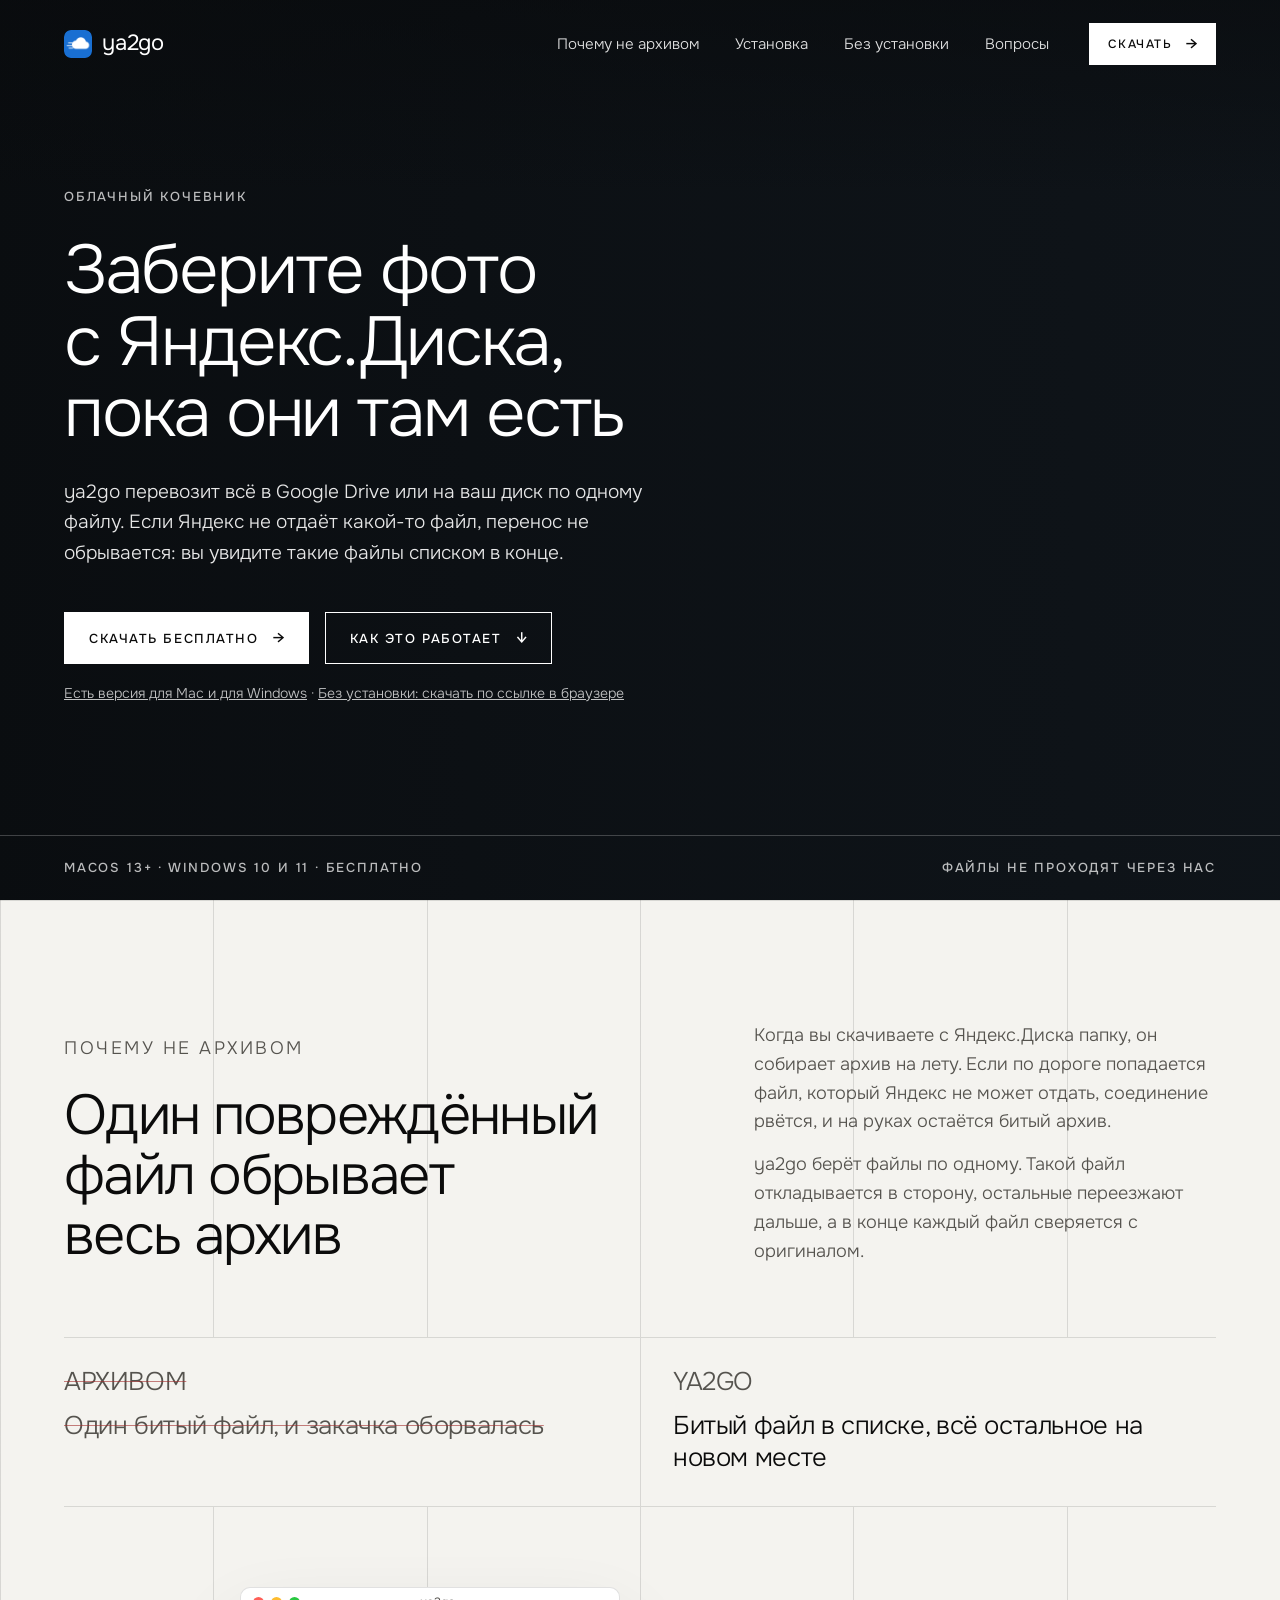
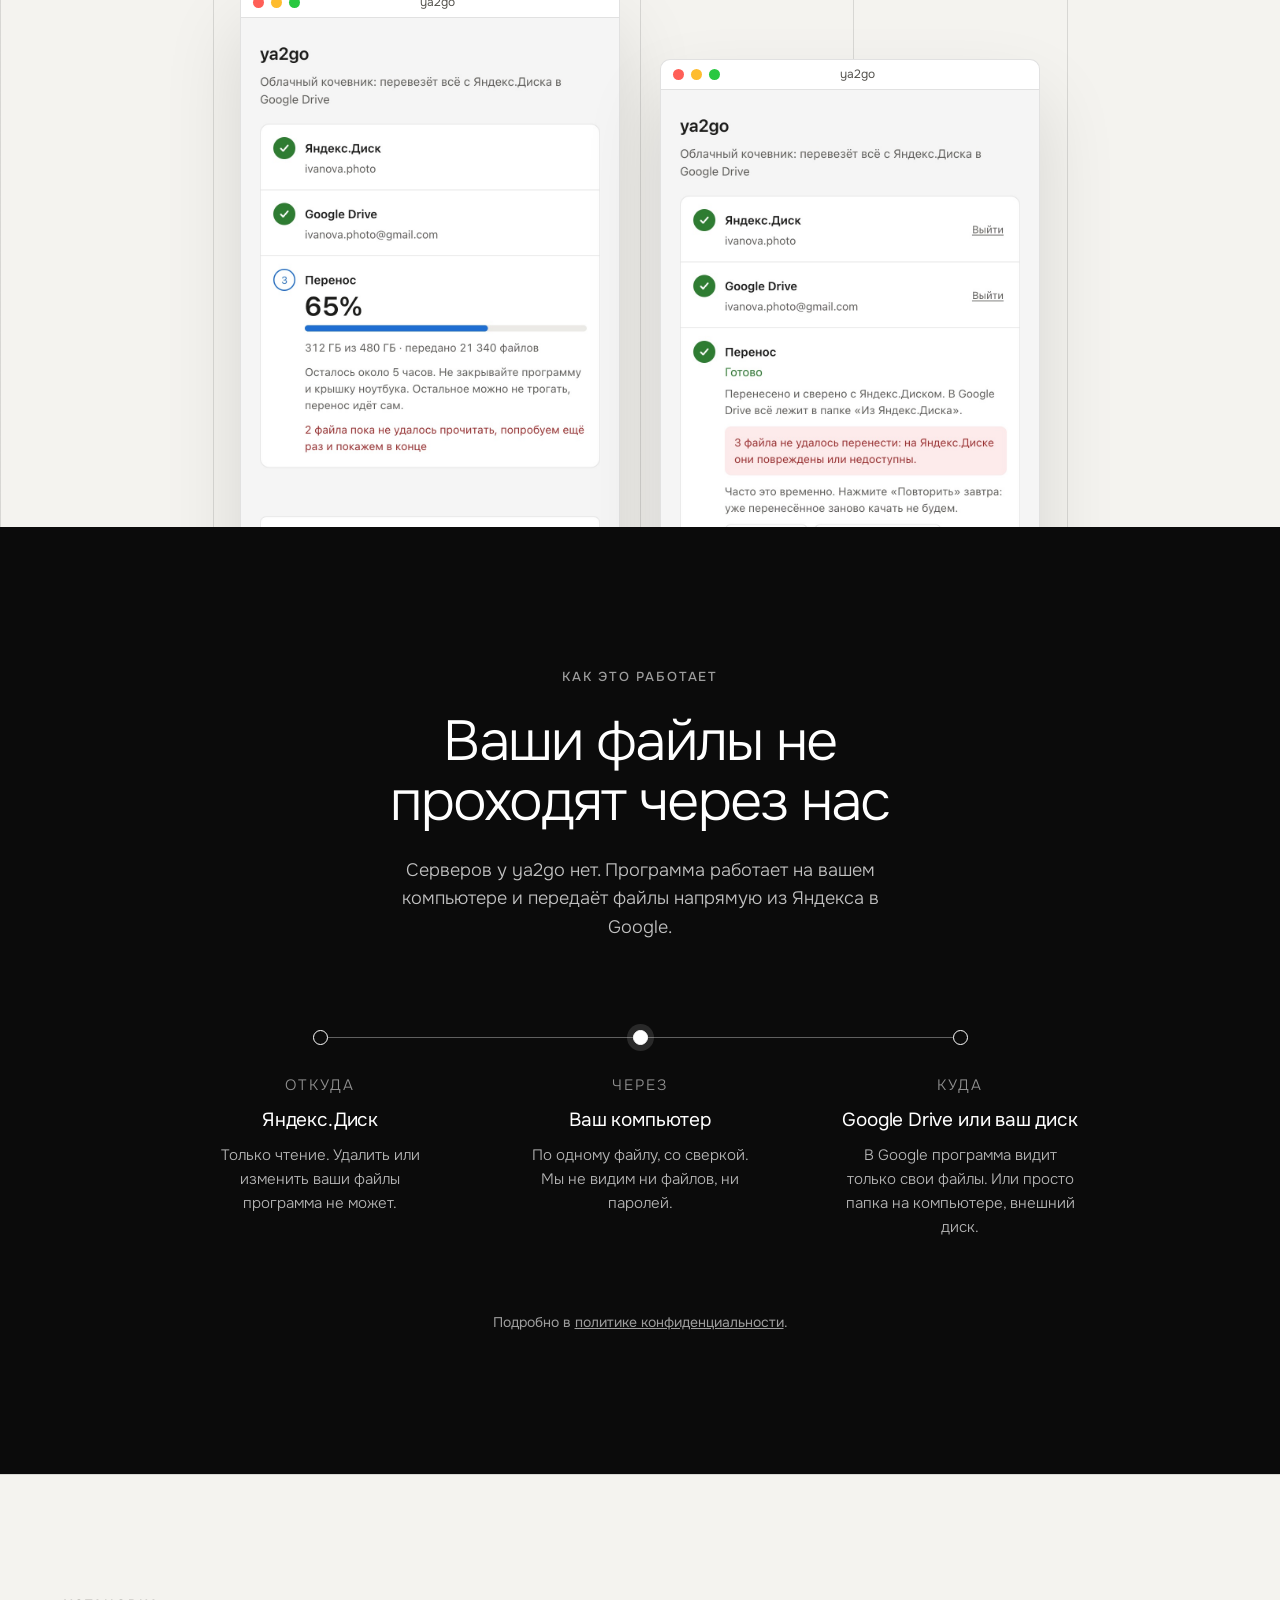
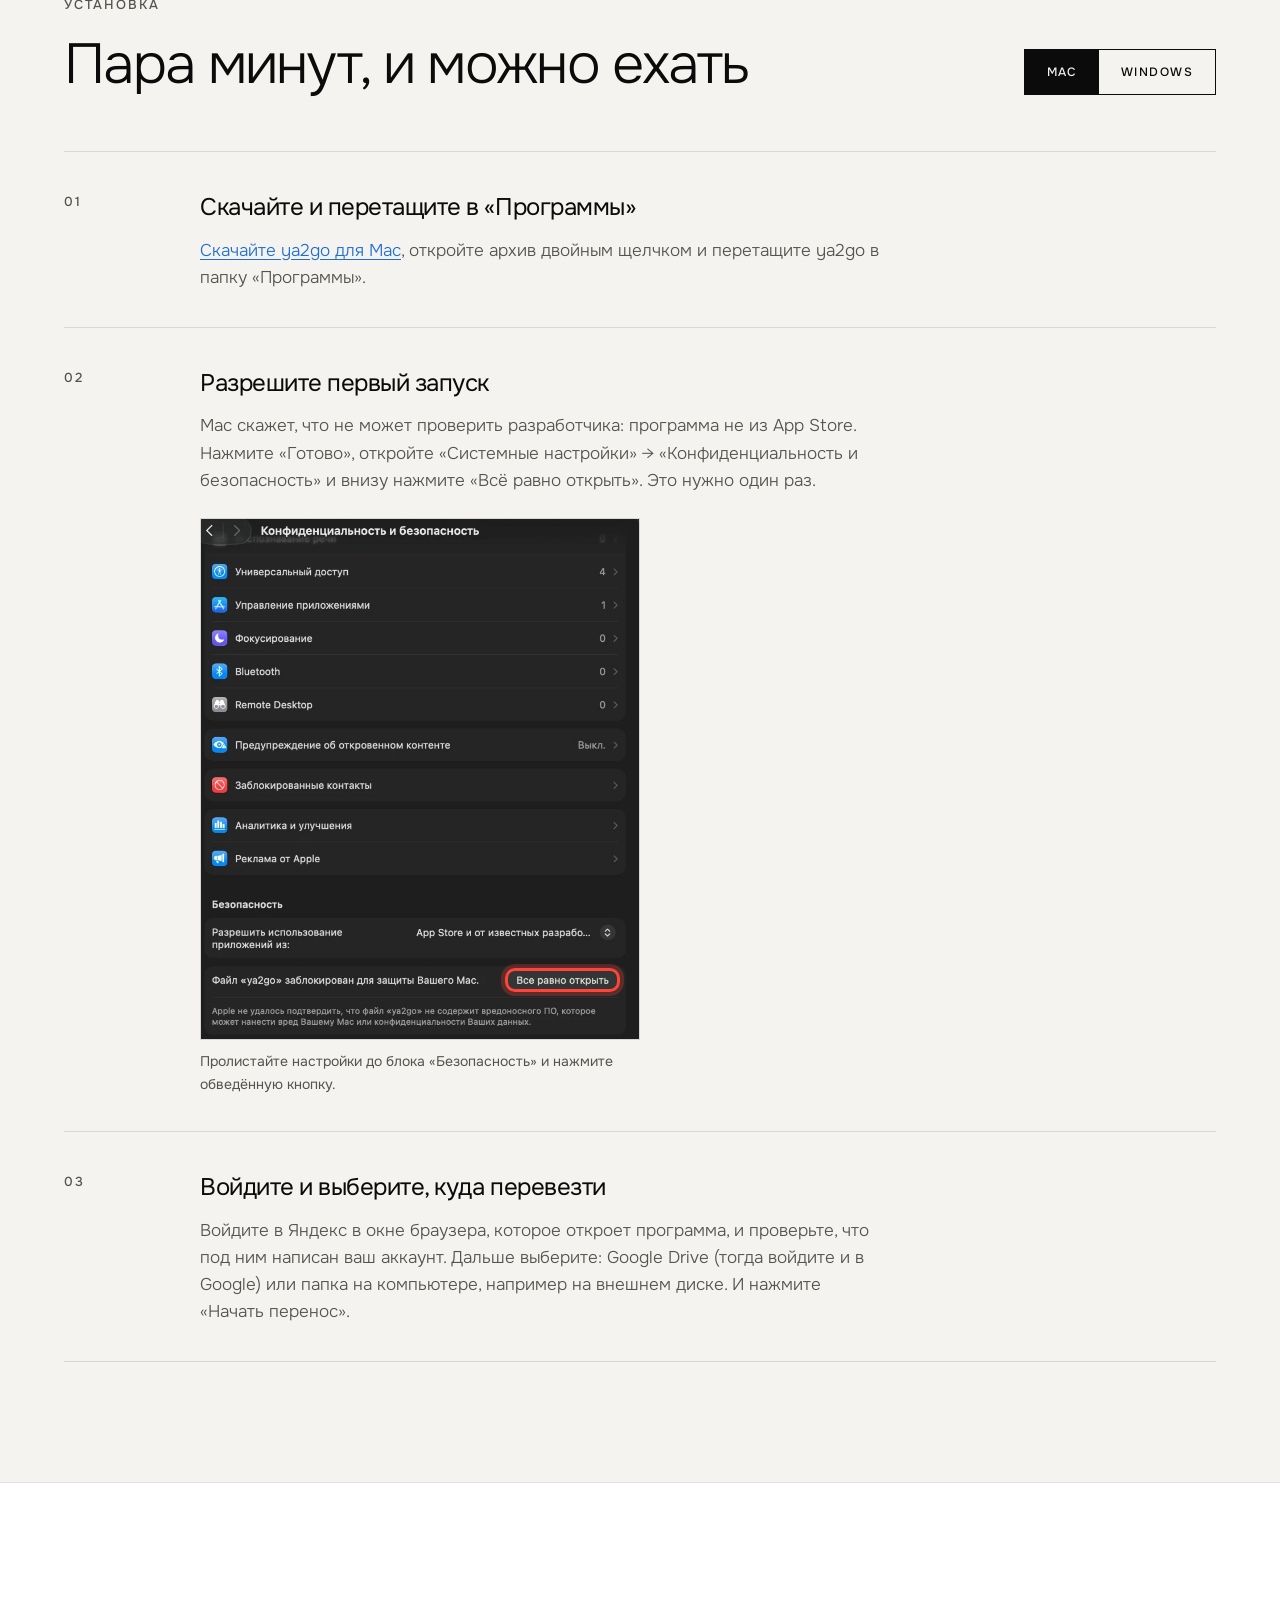
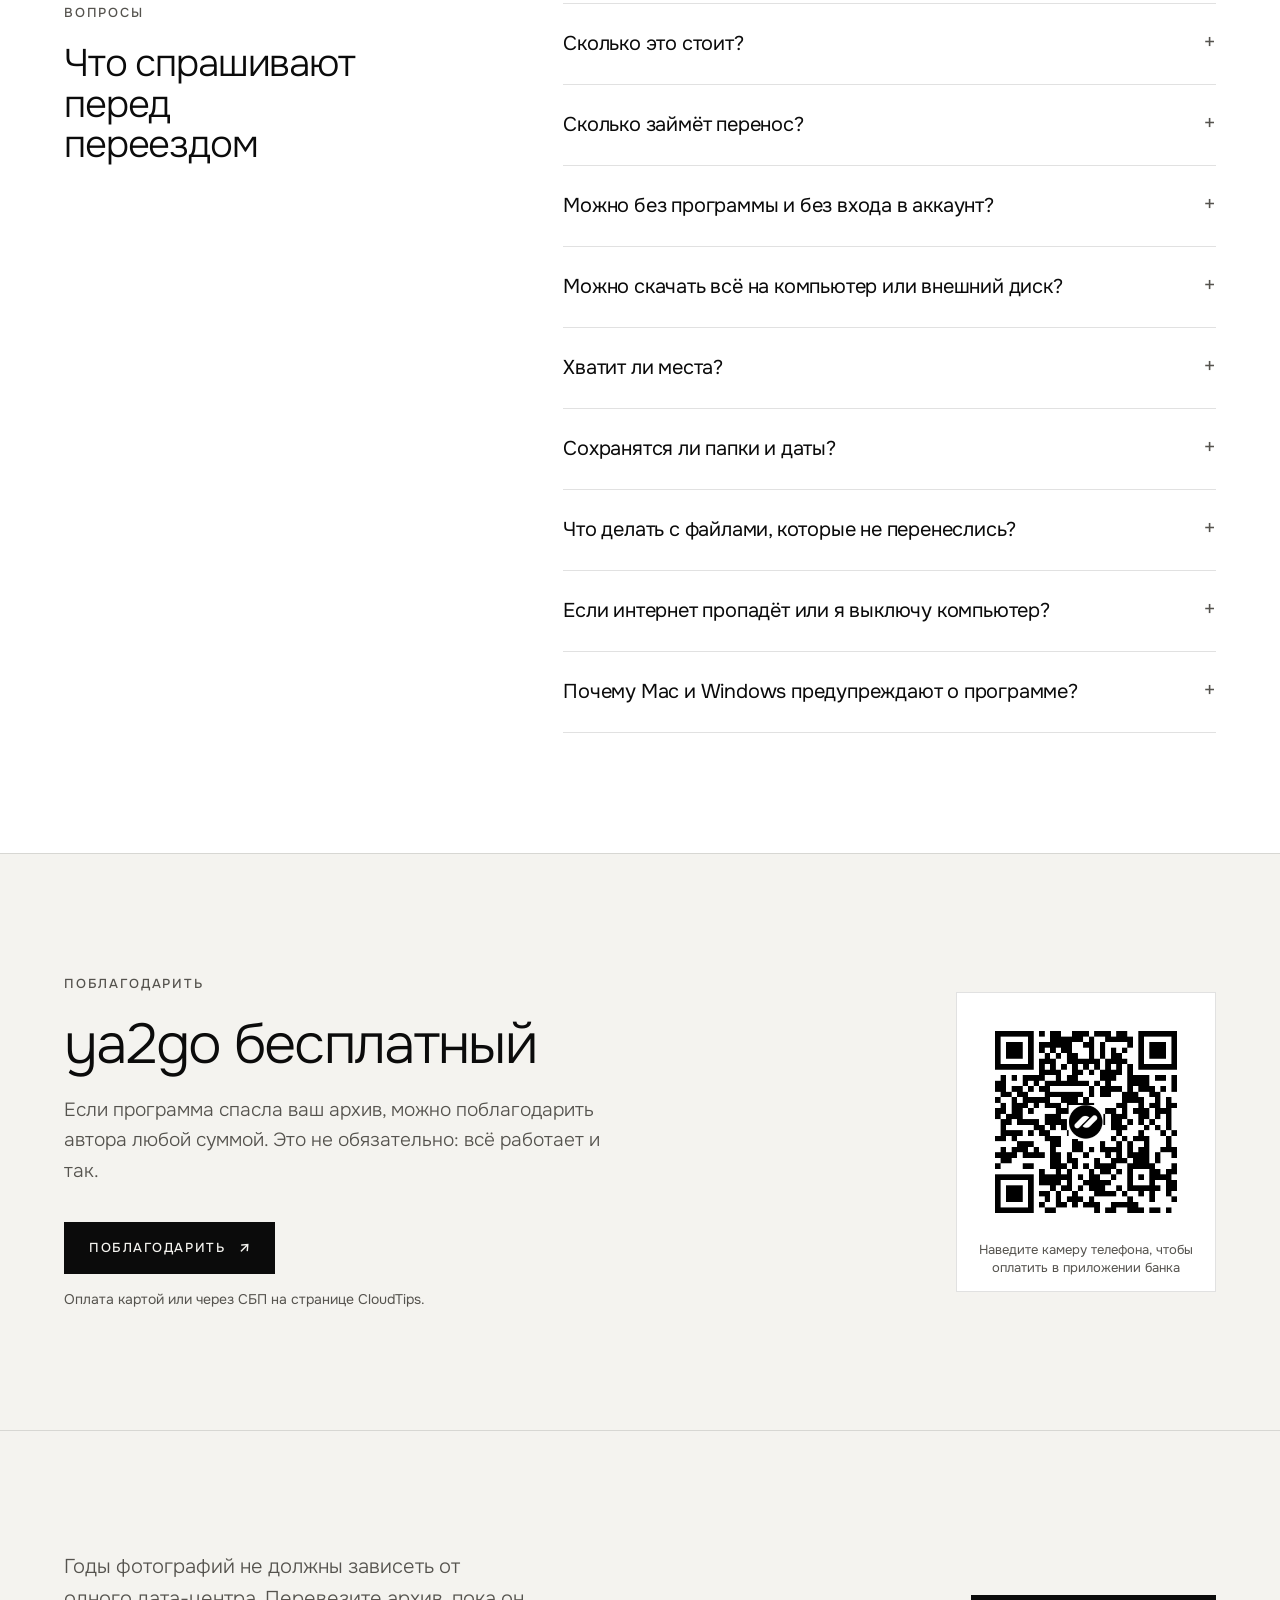
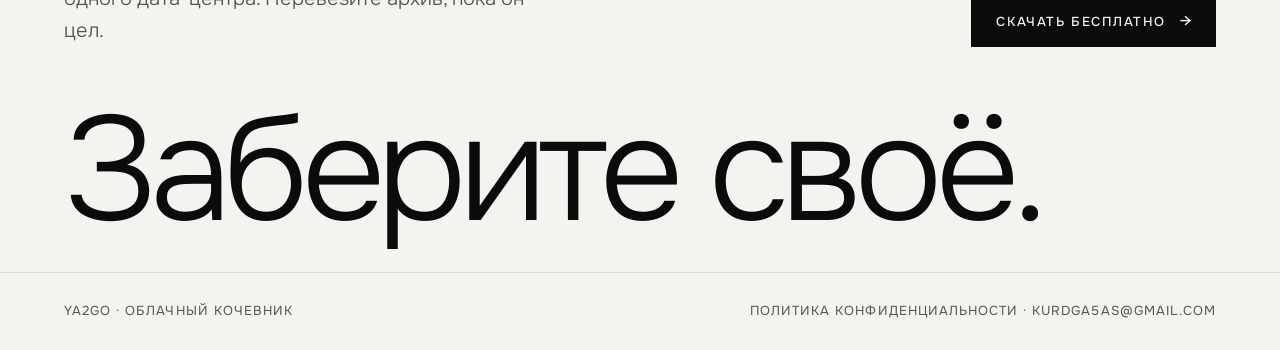
<file: index.html>
<!DOCTYPE html>
<html lang="ru">
<head>
    <meta charset="UTF-8">
    <meta name="viewport" content="width=device-width, initial-scale=1">
    <title>ya2go — перенести фото с Яндекс.Диска в Google Drive</title>
    <meta name="description" content="Программа для Mac и Windows: переносит всё с Яндекс.Диска в Google Drive или на ваш компьютер по одному файлу. Повреждённые файлы не останавливают перенос, в конце вы увидите их списком. Бесплатно.">
    <meta property="og:title" content="ya2go — заберите фото с Яндекс.Диска">
    <meta property="og:description" content="По одному файлу в Google Drive. Битые файлы не останавливают перенос.">
    <meta property="og:image" content="https://ya2go.tech/img/app-progress-light.jpg">
    <meta property="og:url" content="https://ya2go.tech/">
    <link rel="canonical" href="https://ya2go.tech/">
    <link rel="icon" href="logo.png">
    <link rel="preconnect" href="https://fonts.googleapis.com">
    <link rel="preconnect" href="https://fonts.gstatic.com" crossorigin>
    <link rel="stylesheet" href="https://fonts.googleapis.com/css2?family=Onest:wght@300;400;500&display=swap">
    <link rel="stylesheet" href="landing.css?v=20261016224832">
</head>
<body>

<header class="hero" id="top">
    <div class="wrap">
        <nav class="nav" aria-label="Разделы">
            <a class="brand" href="./"><img src="logo.png" alt="">ya2go</a>
            <div class="links">
                <a href="#why">Почему не архивом</a>
                <a href="#install">Установка</a>
                <a href="link.html">Без установки</a>
                <a href="#faq">Вопросы</a>
            </div>
            <a class="btn solid-light sm" data-download data-download-top href="#install">Скачать <span class="arr" aria-hidden="true">→</span></a>
        </nav>
    </div>

    <div class="hero-body">
        <div class="wrap">
            <p class="label">Облачный кочевник</p>
            <h1>Заберите фото с&nbsp;Яндекс.Диска, пока они там есть</h1>
            <p class="sub">ya2go перевозит всё в Google Drive или на ваш диск по одному файлу. Если Яндекс не отдаёт какой-то файл, перенос не обрывается: вы увидите такие файлы списком в конце.</p>
            <div class="get">
                <div class="cta">
                    <a class="btn solid-light" data-download href="https://ya2go.tech/download/ya2go-mac.zip"><span data-download-label>Скачать бесплатно</span> <span class="arr" aria-hidden="true">→</span></a>
                    <a class="btn line-light" href="#route">Как это работает <span class="arr" aria-hidden="true">↓</span></a>
                </div>
                <p class="alt-os"><a data-download-alt href="#install">Есть версия для Mac и для Windows</a> · <a href="link.html">Без установки: скачать по ссылке в браузере</a></p>
            </div>
            <div class="mobile-note" data-mobile-note>
                <p>ya2go работает на компьютере. Откройте эту страницу на Mac или Windows, там будет кнопка скачивания.</p>
                <button class="btn solid-light sm" type="button" data-copy-link>Скопировать ссылку</button>
            </div>
        </div>
    </div>

    <div class="hero-foot">
        <div class="wrap">
            <span class="label">macOS 13+ · Windows 10 и 11 · бесплатно</span>
            <span class="label">Файлы не проходят через нас</span>
        </div>
    </div>
</header>

<main>
    <section class="why grid-bg" id="why">
        <div class="wrap">
            <div class="why-head">
                <div>
                    <p class="label">Почему не архивом</p>
                    <h2>Один повреждённый файл обрывает весь архив</h2>
                </div>
                <div>
                    <p>Когда вы скачиваете с Яндекс.Диска папку, он собирает архив на лету. Если по дороге попадается файл, который Яндекс не может отдать, соединение рвётся, и на руках остаётся битый архив.</p>
                    <p>ya2go берёт файлы по одному. Такой файл откладывается в сторону, остальные переезжают дальше, а в конце каждый файл сверяется с оригиналом.</p>
                </div>
            </div>

            <div class="versus">
                <div class="bad">
                    <p class="label">Архивом</p>
                    <p>Один битый файл, и закачка оборвалась</p>
                </div>
                <div>
                    <p class="label">ya2go</p>
                    <p>Битый файл в списке, всё остальное на новом месте</p>
                </div>
            </div>

            <div class="windows" aria-label="Окна программы ya2go: идёт перенос и итог со списком повреждённых файлов" role="img">
                <div class="window">
                    <div class="bar"><i></i><i></i><i></i><span>ya2go</span></div>
                    <picture>
                        <source srcset="img/app-progress-dark.jpg" media="(prefers-color-scheme: dark)">
                        <img src="img/app-progress-light.jpg" width="480" height="700" alt="" loading="lazy">
                    </picture>
                </div>
                <div class="window">
                    <div class="bar"><i></i><i></i><i></i><span>ya2go</span></div>
                    <picture>
                        <source srcset="img/app-done-dark.jpg" media="(prefers-color-scheme: dark)">
                        <img src="img/app-done-light.jpg" width="480" height="700" alt="" loading="lazy">
                    </picture>
                </div>
            </div>
        </div>
    </section>

    <section class="route" id="route">
        <div class="wrap">
            <p class="label">Как это работает</p>
            <h2>Ваши файлы не проходят через нас</h2>
            <p class="lead">Серверов у ya2go нет. Программа работает на вашем компьютере и передаёт файлы напрямую из Яндекса в Google.</p>
            <ol class="path">
                <li>
                    <span class="dot" aria-hidden="true"></span>
                    <p class="label">Откуда</p>
                    <h3>Яндекс.Диск</h3>
                    <p>Только чтение. Удалить или изменить ваши файлы программа не может.</p>
                </li>
                <li class="me">
                    <span class="dot" aria-hidden="true"></span>
                    <p class="label">Через</p>
                    <h3>Ваш компьютер</h3>
                    <p>По одному файлу, со сверкой. Мы не видим ни файлов, ни паролей.</p>
                </li>
                <li>
                    <span class="dot" aria-hidden="true"></span>
                    <p class="label">Куда</p>
                    <h3>Google Drive или ваш диск</h3>
                    <p>В Google программа видит только свои файлы. Или просто папка на компьютере, внешний диск.</p>
                </li>
            </ol>
            <p class="policy">Подробно в <a href="privacy.html">политике конфиденциальности</a>.</p>
        </div>
    </section>

    <section class="install" id="install">
        <div class="wrap">
            <div class="install-head">
                <div>
                    <p class="label">Установка</p>
                    <h2>Пара минут, и можно ехать</h2>
                </div>
                <div class="seg" role="group" aria-label="Инструкция для системы">
                    <button type="button" id="tab-mac" aria-controls="steps-mac" aria-pressed="true">Mac</button>
                    <button type="button" id="tab-win" aria-controls="steps-win" aria-pressed="false">Windows</button>
                </div>
            </div>

            <ol class="steps" id="steps-mac" aria-label="Установка на Mac">
                <li><div>
                    <h3>Скачайте и перетащите в «Программы»</h3>
                    <p><a href="https://ya2go.tech/download/ya2go-mac.zip">Скачайте ya2go для Mac</a>, откройте архив двойным щелчком и перетащите ya2go в папку «Программы».</p>
                </div></li>
                <li><div>
                    <h3>Разрешите первый запуск</h3>
                    <p>Mac скажет, что не может проверить разработчика: программа не из App Store. Нажмите «Готово», откройте «Системные настройки» → «Конфиденциальность и безопасность» и внизу нажмите «Всё равно открыть». Это нужно один раз.</p>
                    <figure class="shot">
                        <div class="shot-frame">
                            <img src="img/mac-open-anyway.jpg" width="770" height="915" loading="lazy"
                                 alt="Системные настройки, раздел «Конфиденциальность и безопасность»: внизу, в блоке «Безопасность», строка «Файл ya2go заблокирован для защиты Вашего Mac» и кнопка «Все равно открыть»">
                            <span class="ring" style="left:69.5%;top:86.3%;width:26.2%;height:4.7%" aria-hidden="true"></span>
                        </div>
                        <figcaption>Пролистайте настройки до блока «Безопасность» и нажмите обведённую кнопку.</figcaption>
                    </figure>
                </div></li>
                <li><div>
                    <h3>Войдите и выберите, куда перевезти</h3>
                    <p>Войдите в Яндекс в окне браузера, которое откроет программа, и проверьте, что под ним написан ваш аккаунт. Дальше выберите: Google Drive (тогда войдите и в Google) или папка на компьютере, например на внешнем диске. И нажмите «Начать перенос».</p>
                </div></li>
            </ol>

            <ol class="steps" id="steps-win" aria-label="Установка на Windows" hidden>
                <li><div>
                    <h3>Скачайте и запустите</h3>
                    <p><a href="https://ya2go.tech/download/ya2go-windows.exe">Скачайте ya2go для Windows</a> и запустите его двойным щелчком. Этот файл и есть программа: мастера установки нет, проходить ничего не придётся.</p>
                </div></li>
                <li><div>
                    <h3>Разрешите первый запуск</h3>
                    <p>Если появится синее окно «Windows защитила ваш компьютер», нажмите «Подробнее» → «Выполнить в любом случае». Если Windows попросит установить WebView2, согласитесь: это компонент Microsoft для окна программы.</p>
                </div></li>
                <li><div>
                    <h3>Войдите и выберите, куда перевезти</h3>
                    <p>Войдите в Яндекс в окне браузера, которое откроет программа, и проверьте, что под ним написан ваш аккаунт. Дальше выберите: Google Drive (тогда войдите и в Google) или папка на компьютере, например на внешнем диске. И нажмите «Начать перенос».</p>
                </div></li>
            </ol>
        </div>
    </section>

    <section class="faq" id="faq">
        <div class="wrap faq-grid">
            <div>
                <p class="label">Вопросы</p>
                <h2>Что спрашивают перед переездом</h2>
            </div>
            <div class="faq-list">
                <details>
                    <summary>Сколько это стоит?</summary>
                    <p>Бесплатно. Если ya2go помог, можно <a href="#thanks">поблагодарить автора</a>.</p>
                </details>
                <details>
                    <summary>Сколько займёт перенос?</summary>
                    <p>Зависит от интернета и объёма. Google принимает до 750 ГБ в сутки, поэтому большой архив в Google переедет за несколько дней: программа сама продолжит на следующий день. В папку на диске ограничения нет. Пока идёт перенос, не закрывайте программу и крышку ноутбука. Засыпать компьютер программа не даст.</p>
                </details>
                <details>
                    <summary>Можно без программы и без входа в аккаунт?</summary>
                    <p>Да. Сделайте на Яндекс.Диске публичную ссылку на папку и откройте <a href="link.html">ya2go по ссылке</a>: браузер скачает всё прямо в выбранную папку на компьютере, по одному файлу и с проверкой. Работает в Chrome, Яндекс.Браузере и Edge. После переноса закройте ссылку. Программа удобнее для больших архивов: перенос сам продолжается на следующий день и умеет класть файлы в Google Drive.</p>
                </details>
                <details>
                    <summary>Можно скачать всё на компьютер или внешний диск?</summary>
                    <p>Да. На втором шаге выберите «Папка на компьютере» и укажите папку, например на внешнем диске. Всё ляжет туда с теми же папками, а для такого переноса нет суточного лимита Google: файлы идут со скоростью вашего интернета.</p>
                </details>
                <details>
                    <summary>Хватит ли места?</summary>
                    <p>Программа ещё до начала посчитает объём на Яндексе и скажет, хватает ли места там, куда вы везёте. Бесплатно в Google Drive 15 ГБ, место можно докупить в Google One. Для папки нужно столько же свободного места на диске, сколько занято на Яндексе.</p>
                </details>
                <details>
                    <summary>Сохранятся ли папки и даты?</summary>
                    <p>Да. Всё ляжет в папку «Из Яндекс.Диска» с теми же папками внутри, в Google Drive или на вашем диске. Дата съёмки хранится внутри самих фото и переезжает вместе с ними. В Google Фото сами они не попадут: это отдельный сервис.</p>
                </details>
                <details>
                    <summary>Что делать с файлами, которые не перенеслись?</summary>
                    <p>Чаще всего это временный сбой Яндекса. Нажмите «Повторить» на следующий день: уже перенесённое заново не качается. Список можно сохранить в файл, чтобы проверить эти файлы на Яндексе вручную.</p>
                </details>
                <details>
                    <summary>Если интернет пропадёт или я выключу компьютер?</summary>
                    <p>Ничего не потеряется. При следующем запуске перенос продолжится с того же места.</p>
                </details>
                <details>
                    <summary>Почему Mac и Windows предупреждают о программе?</summary>
                    <p>Так они встречают любую программу, которая продаётся не через их магазины. Программа не меняет ничего на компьютере и не просит прав администратора. Предупреждение появляется только при первом запуске.</p>
                </details>
            </div>
        </div>
    </section>

    <section class="thanks" id="thanks">
        <div class="wrap thanks-grid">
            <div>
                <p class="label">Поблагодарить</p>
                <h2>ya2go бесплатный</h2>
                <p class="thanks-text">Если программа спасла ваш архив, можно поблагодарить автора любой суммой. Это не обязательно: всё работает и так.</p>
                <a class="btn solid-ink" href="https://pay.cloudtips.ru/p/ba3fc7ba" target="_blank" rel="noopener">Поблагодарить <span class="arr" aria-hidden="true">↗</span></a>
                <p class="thanks-note">Оплата картой или через СБП на странице CloudTips.</p>
            </div>
            <figure class="thanks-qr">
                <img src="img/thanks-qr.png" width="820" height="820" loading="lazy" alt="QR-код на страницу благодарности ya2go в CloudTips">
                <figcaption>Наведите камеру телефона, чтобы оплатить в приложении банка</figcaption>
            </figure>
        </div>
    </section>

    <section class="finale">
        <div class="wrap">
            <div class="finale-row">
                <p>Годы фотографий не должны зависеть от одного дата-центра. Перевезите архив, пока он цел.</p>
                <a class="btn solid-ink" data-download href="https://ya2go.tech/download/ya2go-mac.zip"><span data-download-label>Скачать бесплатно</span> <span class="arr" aria-hidden="true">→</span></a>
            </div>
            <p class="giant" aria-hidden="true">Заберите своё.</p>
        </div>
    </section>
</main>

<footer>
    <div class="wrap">
        <span>ya2go · облачный кочевник</span>
        <span><a href="privacy.html">Политика конфиденциальности</a> · <a href="mailto:kurdga5as@gmail.com">kurdga5as@gmail.com</a></span>
    </div>
</footer>

<script>
// Кнопка «Скачать» сама подставляет файл под систему посетителя.
(function () {
    var base = 'https://ya2go.tech/download/';
    var ua = navigator.userAgent;
    var platform = (navigator.userAgentData && navigator.userAgentData.platform) || navigator.platform || '';
    var mobile = /Android|iPhone|iPad|iPod/i.test(ua) || (navigator.userAgentData && navigator.userAgentData.mobile);
    var os = /Win/i.test(platform) || /Windows/i.test(ua) ? 'win' : /Mac/i.test(platform) || /Mac OS X/i.test(ua) ? 'mac' : '';

    function show(tab) {
        ['mac', 'win'].forEach(function (k) {
            document.getElementById('tab-' + k).setAttribute('aria-pressed', String(k === tab));
            document.getElementById('steps-' + k).hidden = k !== tab;
        });
    }
    document.querySelectorAll('.seg button').forEach(function (b) {
        b.addEventListener('click', function () { show(b.id === 'tab-win' ? 'win' : 'mac'); });
    });

    var labels = document.querySelectorAll('[data-download-label]');
    if (mobile) {
        document.querySelector('.get').hidden = true;
        document.querySelector('[data-mobile-note]').style.display = 'block';
        var copy = document.querySelector('[data-copy-link]');
        copy.addEventListener('click', function () {
            if (navigator.clipboard) navigator.clipboard.writeText(location.origin + location.pathname).then(function () { copy.textContent = 'Ссылка скопирована'; }, function () {});
        });
        // С телефона скачивать нечего: кнопки ведут к установке.
        document.querySelectorAll('[data-download]').forEach(function (el) { el.href = '#install'; });
        document.querySelector('[data-download-top]').firstChild.textContent = 'Установка ';
        labels.forEach(function (el) { el.textContent = 'Как установить'; });
        return;
    }
    if (!os) return;
    var file = os === 'win' ? 'ya2go-windows.exe' : 'ya2go-mac.zip';
    document.querySelectorAll('[data-download]').forEach(function (el) { el.href = base + file; });
    labels.forEach(function (el) { el.textContent = os === 'win' ? 'Скачать для Windows' : 'Скачать для Mac'; });
    var alt = document.querySelector('[data-download-alt]');
    alt.textContent = os === 'win' ? 'Нужна версия для Mac?' : 'Нужна версия для Windows?';
    alt.href = base + (os === 'win' ? 'ya2go-mac.zip' : 'ya2go-windows.exe');
    show(os);
})();
</script>
</body>
</html>
</file>
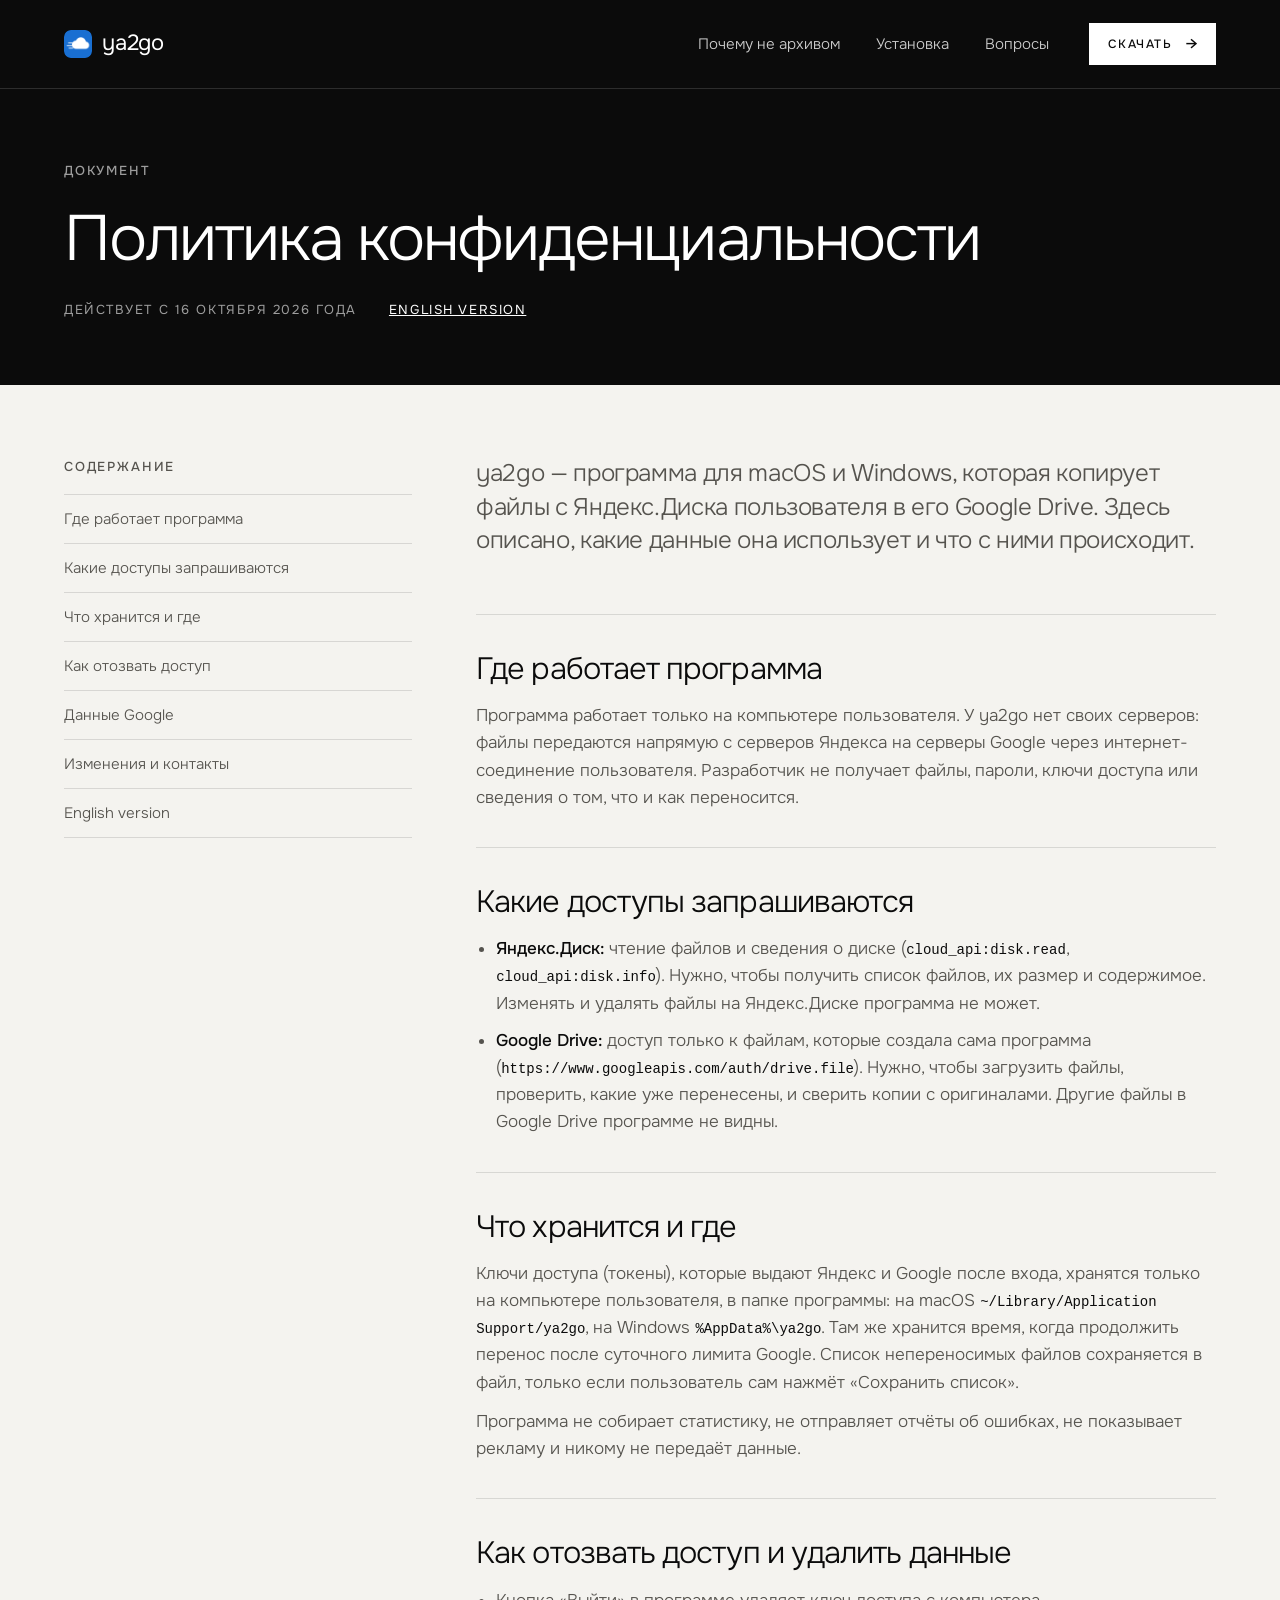
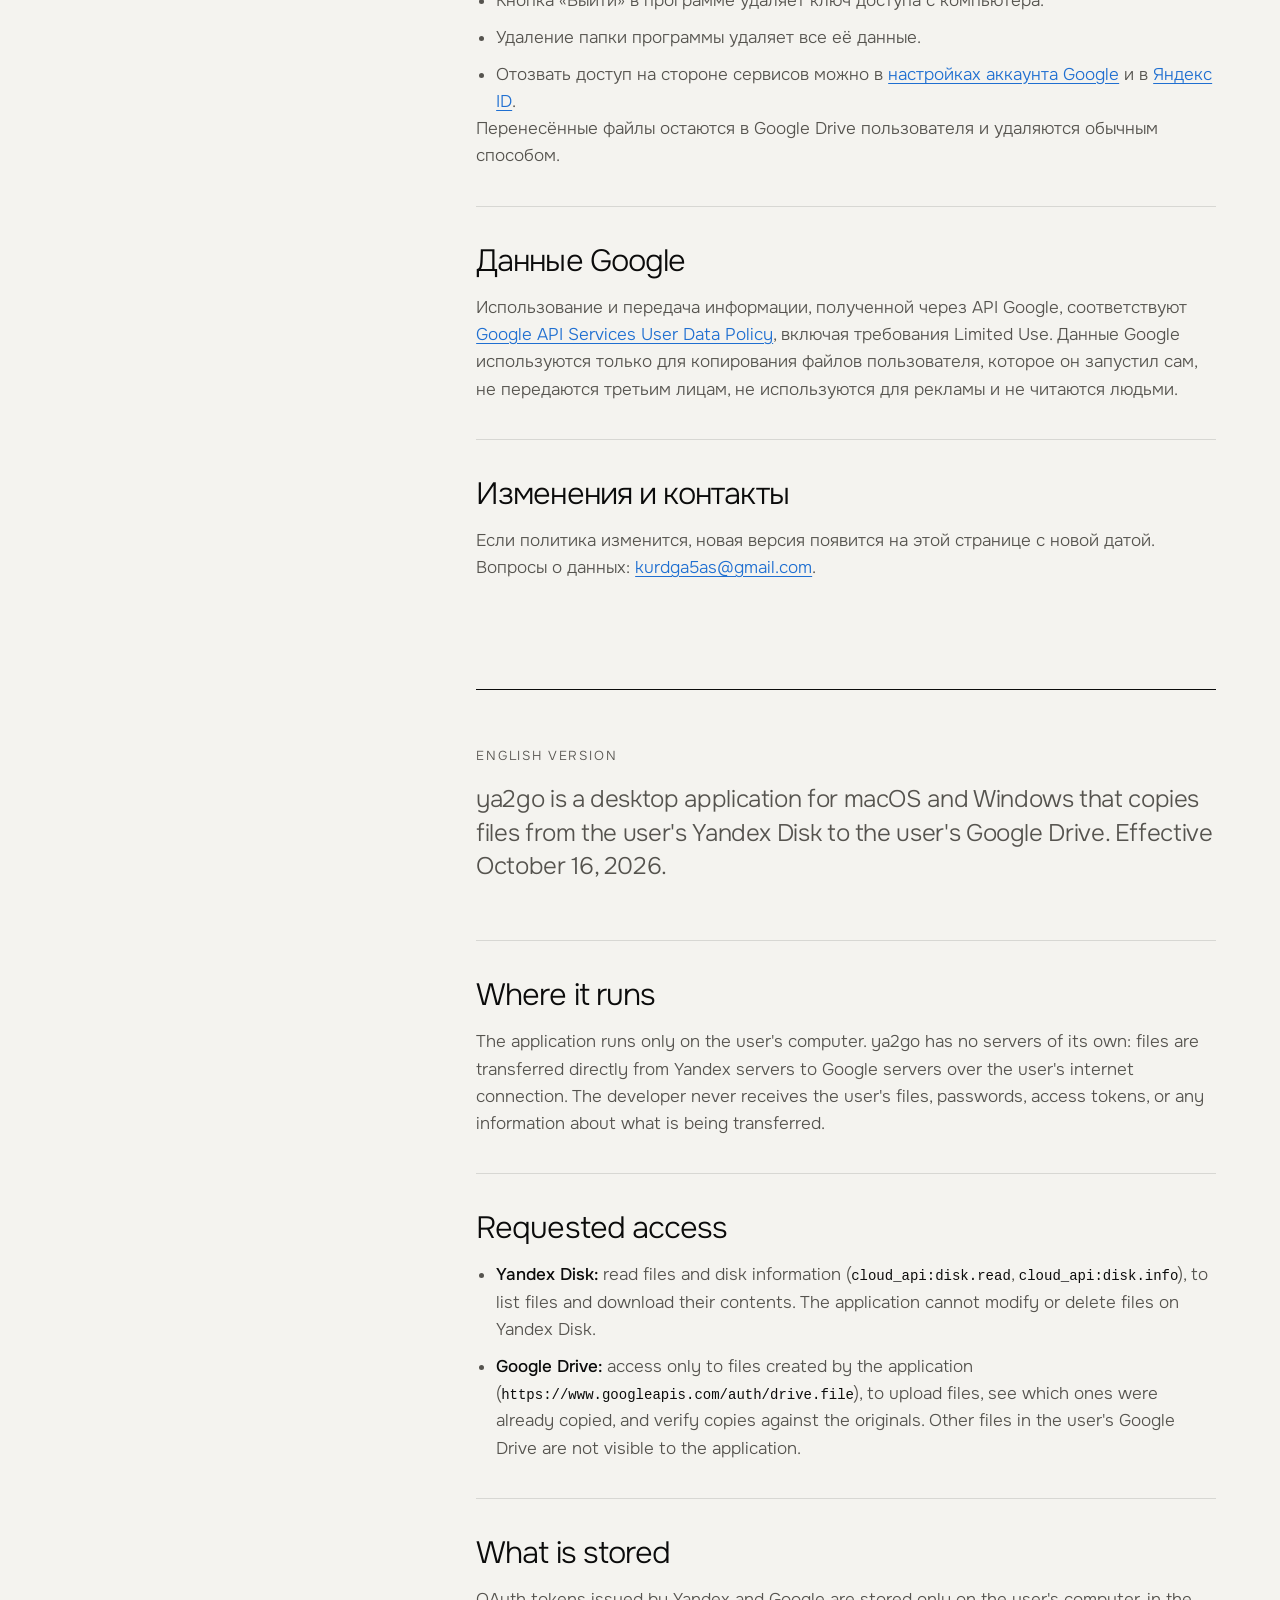
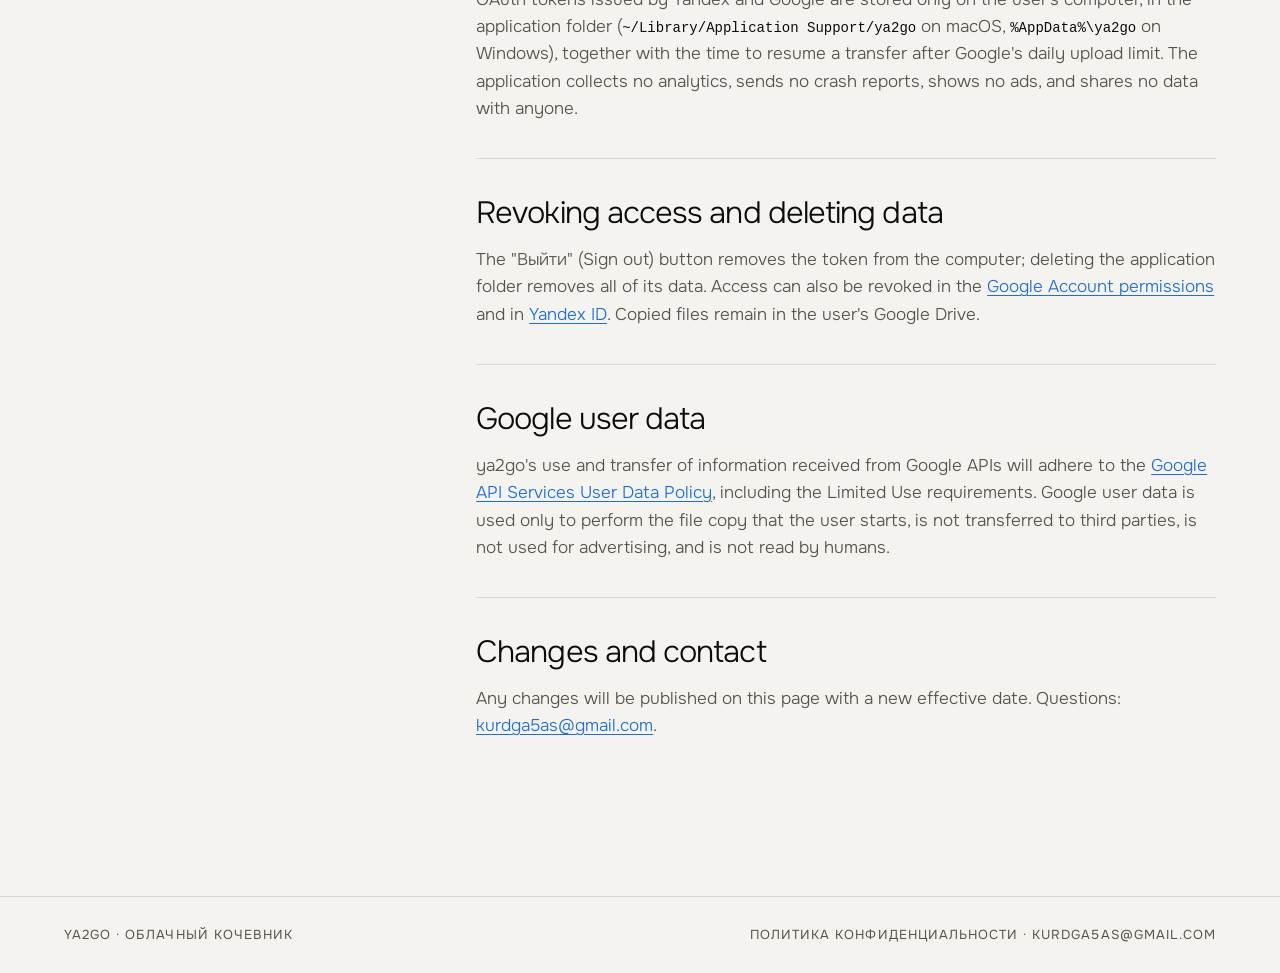
<file: privacy.html>
<!DOCTYPE html>
<html lang="ru">
<head>
    <meta charset="UTF-8">
    <meta name="viewport" content="width=device-width, initial-scale=1">
    <title>ya2go — политика конфиденциальности</title>
    <link rel="canonical" href="https://ya2go.tech/privacy.html">
    <link rel="icon" href="logo.png">
    <link rel="preconnect" href="https://fonts.googleapis.com">
    <link rel="preconnect" href="https://fonts.gstatic.com" crossorigin>
    <link rel="stylesheet" href="https://fonts.googleapis.com/css2?family=Onest:wght@300;400;500&display=swap">
    <link rel="stylesheet" href="landing.css?v=20261016224832">
</head>
<body>

<header class="doc-head">
    <div class="wrap">
        <nav class="nav" aria-label="Разделы">
            <a class="brand" href="./"><img src="logo.png" alt="">ya2go</a>
            <div class="links">
                <a href="./#why">Почему не архивом</a>
                <a href="./#install">Установка</a>
                <a href="./#faq">Вопросы</a>
            </div>
            <a class="btn solid-light sm" href="./#install">Скачать <span class="arr" aria-hidden="true">→</span></a>
        </nav>
    </div>
    <div class="doc-title">
        <div class="wrap">
            <p class="label">Документ</p>
            <h1>Политика конфиденциальности</h1>
            <div class="doc-meta">
                <span>Действует с 16 октября 2026 года</span>
                <a href="#en" lang="en">English version</a>
            </div>
        </div>
    </div>
</header>

<main class="doc">
    <div class="wrap doc-grid">
        <nav class="toc" aria-label="Содержание">
            <p class="label">Содержание</p>
            <ol>
                <li><a href="#where">Где работает программа</a></li>
                <li><a href="#access">Какие доступы запрашиваются</a></li>
                <li><a href="#stored">Что хранится и где</a></li>
                <li><a href="#revoke">Как отозвать доступ</a></li>
                <li><a href="#google">Данные Google</a></li>
                <li><a href="#contact">Изменения и контакты</a></li>
                <li><a href="#en" lang="en">English version</a></li>
            </ol>
        </nav>

        <div class="doc-body">
            <p class="intro">ya2go — программа для macOS и Windows, которая копирует файлы с Яндекс.Диска пользователя в его Google Drive. Здесь описано, какие данные она использует и что с ними происходит.</p>

            <section id="where">
                <h2>Где работает программа</h2>
                <p>Программа работает только на компьютере пользователя. У ya2go нет своих серверов: файлы передаются напрямую с серверов Яндекса на серверы Google через интернет-соединение пользователя. Разработчик не получает файлы, пароли, ключи доступа или сведения о том, что и как переносится.</p>
            </section>

            <section id="access">
                <h2>Какие доступы запрашиваются</h2>
                <ul>
                    <li><strong>Яндекс.Диск:</strong> чтение файлов и сведения о диске (<code>cloud_api:disk.read</code>, <code>cloud_api:disk.info</code>). Нужно, чтобы получить список файлов, их размер и содержимое. Изменять и удалять файлы на Яндекс.Диске программа не может.</li>
                    <li><strong>Google Drive:</strong> доступ только к файлам, которые создала сама программа (<code>https://www.googleapis.com/auth/drive.file</code>). Нужно, чтобы загрузить файлы, проверить, какие уже перенесены, и сверить копии с оригиналами. Другие файлы в Google Drive программе не видны.</li>
                </ul>
            </section>

            <section id="stored">
                <h2>Что хранится и где</h2>
                <p>Ключи доступа (токены), которые выдают Яндекс и Google после входа, хранятся только на компьютере пользователя, в папке программы: на macOS <code>~/Library/Application Support/ya2go</code>, на Windows <code>%AppData%\ya2go</code>. Там же хранится время, когда продолжить перенос после суточного лимита Google. Список непереносимых файлов сохраняется в файл, только если пользователь сам нажмёт «Сохранить список».</p>
                <p>Программа не собирает статистику, не отправляет отчёты об ошибках, не показывает рекламу и никому не передаёт данные.</p>
            </section>

            <section id="revoke">
                <h2>Как отозвать доступ и удалить данные</h2>
                <ul>
                    <li>Кнопка «Выйти» в программе удаляет ключ доступа с компьютера.</li>
                    <li>Удаление папки программы удаляет все её данные.</li>
                    <li>Отозвать доступ на стороне сервисов можно в <a href="https://myaccount.google.com/permissions">настройках аккаунта Google</a> и в <a href="https://id.yandex.ru/security">Яндекс ID</a>.</li>
                </ul>
                <p>Перенесённые файлы остаются в Google Drive пользователя и удаляются обычным способом.</p>
            </section>

            <section id="google">
                <h2>Данные Google</h2>
                <p>Использование и передача информации, полученной через API Google, соответствуют <a href="https://developers.google.com/terms/api-services-user-data-policy">Google API Services User Data Policy</a>, включая требования Limited Use. Данные Google используются только для копирования файлов пользователя, которое он запустил сам, не передаются третьим лицам, не используются для рекламы и не читаются людьми.</p>
            </section>

            <section id="contact">
                <h2>Изменения и контакты</h2>
                <p>Если политика изменится, новая версия появится на этой странице с новой датой. Вопросы о данных: <a href="mailto:kurdga5as@gmail.com">kurdga5as@gmail.com</a>.</p>
            </section>

            <div class="lang" id="en" lang="en">
                <p class="label">English version</p>
                <p class="intro">ya2go is a desktop application for macOS and Windows that copies files from the user's Yandex Disk to the user's Google Drive. Effective October 16, 2026.</p>

                <section>
                    <h2>Where it runs</h2>
                    <p>The application runs only on the user's computer. ya2go has no servers of its own: files are transferred directly from Yandex servers to Google servers over the user's internet connection. The developer never receives the user's files, passwords, access tokens, or any information about what is being transferred.</p>
                </section>

                <section>
                    <h2>Requested access</h2>
                    <ul>
                        <li><strong>Yandex Disk:</strong> read files and disk information (<code>cloud_api:disk.read</code>, <code>cloud_api:disk.info</code>), to list files and download their contents. The application cannot modify or delete files on Yandex Disk.</li>
                        <li><strong>Google Drive:</strong> access only to files created by the application (<code>https://www.googleapis.com/auth/drive.file</code>), to upload files, see which ones were already copied, and verify copies against the originals. Other files in the user's Google Drive are not visible to the application.</li>
                    </ul>
                </section>

                <section>
                    <h2>What is stored</h2>
                    <p>OAuth tokens issued by Yandex and Google are stored only on the user's computer, in the application folder (<code>~/Library/Application Support/ya2go</code> on macOS, <code>%AppData%\ya2go</code> on Windows), together with the time to resume a transfer after Google's daily upload limit. The application collects no analytics, sends no crash reports, shows no ads, and shares no data with anyone.</p>
                </section>

                <section>
                    <h2>Revoking access and deleting data</h2>
                    <p>The "Выйти" (Sign out) button removes the token from the computer; deleting the application folder removes all of its data. Access can also be revoked in the <a href="https://myaccount.google.com/permissions">Google Account permissions</a> and in <a href="https://id.yandex.ru/security">Yandex ID</a>. Copied files remain in the user's Google Drive.</p>
                </section>

                <section>
                    <h2>Google user data</h2>
                    <p>ya2go's use and transfer of information received from Google APIs will adhere to the <a href="https://developers.google.com/terms/api-services-user-data-policy">Google API Services User Data Policy</a>, including the Limited Use requirements. Google user data is used only to perform the file copy that the user starts, is not transferred to third parties, is not used for advertising, and is not read by humans.</p>
                </section>

                <section>
                    <h2>Changes and contact</h2>
                    <p>Any changes will be published on this page with a new effective date. Questions: <a href="mailto:kurdga5as@gmail.com">kurdga5as@gmail.com</a>.</p>
                </section>
            </div>
        </div>
    </div>
</main>

<footer>
    <div class="wrap">
        <span><a href="./">ya2go · облачный кочевник</a></span>
        <span><a href="privacy.html">Политика конфиденциальности</a> · <a href="mailto:kurdga5as@gmail.com">kurdga5as@gmail.com</a></span>
    </div>
</footer>
</body>
</html>
</file>
<file: landing.css>
/* ya2go.tech — лендинг v2 в духе planhat.com (см. docs/DESIGN.md, «Лендинг v2»).
   Тонкий гротеск Onest, прямоугольные кнопки заглавными, бумага с сеткой линий,
   один чёрный раздел, гигантская фраза внизу. */

:root {
    --ink: #0b0b0b;
    --paper: #f4f3ef;
    --white: #ffffff;
    --text: #0b0b0b;
    --text-2: #55534e;
    --line: rgba(11, 11, 11, 0.12);
    --accent: #1f6fd1;
    --focus: 0 0 0 3px rgba(31, 111, 209, 0.45);
    color-scheme: light dark;
}

@media (prefers-color-scheme: dark) {
    :root {
        --paper: #121212;
        --white: #1a1a1a;
        --text: #f1efe8;
        --text-2: #a9a69e;
        --line: rgba(255, 255, 255, 0.12);
        --accent: #6ea8ef;
    }
}

* {
    margin: 0;
    box-sizing: border-box;
}

html {
    scroll-behavior: smooth;
}

@media (prefers-reduced-motion: reduce) {
    html {
        scroll-behavior: auto;
    }
}

body {
    background: var(--paper);
    color: var(--text);
    font: 400 17px/1.6 Onest, -apple-system, "Segoe UI", system-ui, sans-serif;
    -webkit-font-smoothing: antialiased;
}

a {
    color: inherit;
}

.sr-only {
    position: absolute;
    width: 1px;
    height: 1px;
    overflow: hidden;
    clip-path: inset(50%);
    white-space: nowrap;
}

img {
    display: block;
    max-width: 100%;
    height: auto;
}

.wrap {
    width: 100%;
    max-width: 1280px;
    margin: 0 auto;
    padding: 0 64px;
}

/* Подпись заглавными с разрядкой — главный «голос» planhat */
.label {
    font-size: 13px;
    font-weight: 500;
    letter-spacing: 0.14em;
    text-transform: uppercase;
    color: var(--text-2);
}

h1,
h2 {
    font-weight: 300;
    letter-spacing: -0.03em;
    text-wrap: balance;
}

h2 {
    font-size: clamp(34px, 4.4vw, 60px);
    line-height: 1.06;
}

h3 {
    font-weight: 500;
    font-size: 19px;
    letter-spacing: -0.01em;
}

/* ---------- кнопки: прямоугольные, заглавными ---------- */

.btn {
    display: inline-flex;
    align-items: center;
    gap: 14px;
    height: 52px;
    padding: 0 24px;
    border: 1px solid currentColor;
    font: 500 13px/1 Onest, system-ui, sans-serif;
    letter-spacing: 0.12em;
    text-transform: uppercase;
    text-decoration: none;
    cursor: pointer;
    transition: background 0.2s, color 0.2s;
}

.btn .arr {
    font-size: 16px;
    letter-spacing: 0;
    transition: transform 0.2s;
}

.btn:hover .arr {
    transform: translateX(3px);
}

.btn.solid-light {
    background: #fff;
    border-color: #fff;
    color: #0b0b0b;
}

.btn.solid-light:hover {
    background: transparent;
    color: #fff;
}

.btn.line-light {
    color: #fff;
}

.btn.line-light:hover {
    background: #fff;
    color: #0b0b0b;
}

.btn.solid-ink {
    background: var(--text);
    border-color: var(--text);
    color: var(--paper);
}

.btn.solid-ink:hover {
    background: transparent;
    color: var(--text);
}

.btn.sm {
    height: 42px;
    padding: 0 18px;
    font-size: 12px;
}

.btn:focus-visible,
.seg button:focus-visible,
summary:focus-visible,
.nav a:focus-visible {
    outline: none;
    box-shadow: var(--focus);
}

/* ---------- первый экран: над облаками ---------- */

.hero {
    position: relative;
    min-height: 100vh;
    min-height: 100svh;
    display: flex;
    flex-direction: column;
    color: #fff;
    background: #10161c url("https://images.pexels.com/photos/9663275/pexels-photo-9663275.jpeg?auto=compress&cs=tinysrgb&w=2400") center / cover no-repeat;
}

.hero::before {
    /* слева темнее под текст, сверху темнее под меню: облака справа сверху светлые */
    content: "";
    position: absolute;
    inset: 0;
    background:
        linear-gradient(180deg, rgba(8, 10, 12, 0.55) 0%, rgba(8, 10, 12, 0) 22%),
        linear-gradient(90deg, rgba(8, 10, 12, 0.74) 0%, rgba(8, 10, 12, 0.38) 55%, rgba(8, 10, 12, 0.18) 100%);
}

.hero > * {
    position: relative;
}

.nav {
    display: flex;
    align-items: center;
    gap: 40px;
    height: 88px;
}

.brand {
    display: flex;
    align-items: center;
    gap: 10px;
    font-size: 22px;
    letter-spacing: -0.01em;
    text-decoration: none;
}

.brand img {
    width: 28px;
    height: 28px;
    border-radius: 7px;
}

.nav .links {
    display: flex;
    gap: 36px;
    margin-left: auto;
    font-size: 15px;
    font-weight: 300;
}

.nav .links a {
    text-decoration: none;
    color: rgba(255, 255, 255, 0.88);
}

.nav .links a:hover {
    color: #fff;
}

.hero-body {
    flex: 1;
    display: flex;
    align-items: center;
    padding: 24px 0 56px;
}

.hero .label {
    color: rgba(255, 255, 255, 0.72);
    margin-bottom: 28px;
}

.hero h1 {
    font-size: clamp(42px, 5.4vw, 80px);
    line-height: 1.03;
    max-width: 15ch;
}

.hero .sub {
    margin: 28px 0 44px;
    max-width: 46ch;
    font-size: 19px;
    font-weight: 300;
    color: rgba(255, 255, 255, 0.9);
}

.cta {
    display: flex;
    flex-wrap: wrap;
    gap: 16px;
}

.alt-os {
    margin-top: 18px;
    font-size: 14px;
    font-weight: 300;
    color: rgba(255, 255, 255, 0.75);
}

.mobile-note {
    display: none;
    max-width: 30rem;
    padding: 18px 20px;
    border: 1px solid rgba(255, 255, 255, 0.35);
    font-weight: 300;
}

.mobile-note p {
    margin-bottom: 14px;
}

.hero-foot {
    border-top: 1px solid rgba(255, 255, 255, 0.22);
}

.hero-foot .wrap {
    display: flex;
    justify-content: space-between;
    gap: 16px;
    height: 64px;
    align-items: center;
}

.hero-foot .label {
    margin: 0;
    color: rgba(255, 255, 255, 0.72);
}

/* ---------- бумага с сеткой ---------- */

.grid-bg {
    /* тонкие вертикальные линии колонок, как у planhat */
    background-image: repeating-linear-gradient(90deg, var(--line) 0 1px, transparent 1px calc(100% / 6));
    background-size: min(1280px, 100%) 100%;
    background-position: center;
    background-repeat: repeat-y;
}

section {
    border-top: 1px solid var(--line);
}

.why {
    padding: 120px 0 0;
    overflow: hidden;
}

.why-head {
    display: grid;
    grid-template-columns: minmax(0, 1.15fr) minmax(0, 0.85fr);
    gap: 64px;
    align-items: end;
}

.why-head .label {
    margin-bottom: 24px;
}

.why-head p {
    color: var(--text-2);
    font-weight: 300;
    font-size: 18px;
}

.why-head p + p {
    margin-top: 14px;
}

.versus {
    display: grid;
    grid-template-columns: 1fr 1fr;
    margin-top: 72px;
    border-block: 1px solid var(--line);
    background: var(--paper);
}

.versus > div {
    padding: 28px 32px 32px 0;
}

.versus > div + div {
    padding-left: 32px;
    border-left: 1px solid var(--line);
}

.versus .label {
    margin-bottom: 12px;
}

.versus p {
    font-size: clamp(20px, 2vw, 26px);
    font-weight: 300;
    letter-spacing: -0.015em;
    line-height: 1.25;
}

.versus .bad p {
    color: var(--text-2);
    text-decoration: line-through;
    text-decoration-thickness: 1px;
    text-decoration-color: rgba(163, 45, 45, 0.6);
}

/* окна программы на бумаге */
.windows {
    position: relative;
    display: flex;
    justify-content: center;
    gap: 40px;
    padding: 80px 0 0;
    height: 620px;
}

.window {
    width: 380px;
    flex-shrink: 0;
    align-self: flex-start;
    background: var(--white);
    border: 1px solid var(--line);
    box-shadow: 0 40px 80px rgba(11, 11, 11, 0.12);
    overflow: hidden;
    border-radius: 10px 10px 0 0;
}

.window + .window {
    margin-top: 72px;
}

.window .bar {
    display: flex;
    align-items: center;
    gap: 7px;
    height: 30px;
    padding: 0 12px;
    border-bottom: 1px solid var(--line);
    font-size: 12px;
    color: var(--text-2);
}

.window .bar i {
    width: 11px;
    height: 11px;
    border-radius: 50%;
    background: #ff5f57;
}

.window .bar i:nth-child(2) {
    background: #febc2e;
}

.window .bar i:nth-child(3) {
    background: #28c840;
}

.window .bar span {
    margin: 0 auto;
    padding-right: 40px;
}

/* ---------- чёрный раздел: путь файла ---------- */

.route {
    background: #0b0b0b;
    color: #fff;
    text-align: center;
    padding: 140px 0;
    border-top: 0;
}

.route .label {
    color: rgba(255, 255, 255, 0.6);
    margin-bottom: 24px;
}

.route h2 {
    max-width: 18ch;
    margin: 0 auto;
}

.route .lead {
    max-width: 44ch;
    margin: 24px auto 0;
    font-weight: 300;
    font-size: 18px;
    color: rgba(255, 255, 255, 0.75);
}

.path {
    position: relative;
    display: grid;
    grid-template-columns: repeat(3, 1fr);
    max-width: 960px;
    margin: 88px auto 0;
    list-style: none;
    padding: 0;
}

.path::before {
    /* линия, по которой идёт файл */
    content: "";
    position: absolute;
    top: 7px;
    left: calc(100% / 6);
    right: calc(100% / 6);
    height: 1px;
    background: rgba(255, 255, 255, 0.35);
}

.path li {
    position: relative;
    padding: 0 12px;
}

.path .dot {
    display: block;
    width: 15px;
    height: 15px;
    margin: 0 auto 28px;
    border-radius: 50%;
    border: 1px solid #fff;
    background: #0b0b0b;
}

.path li.me .dot {
    background: #fff;
    box-shadow: 0 0 0 6px rgba(255, 255, 255, 0.12);
}

.path .label {
    color: rgba(255, 255, 255, 0.55);
    margin-bottom: 8px;
}

.path h3 {
    font-weight: 400;
    margin-bottom: 8px;
}

.path p {
    font-size: 15px;
    font-weight: 300;
    color: rgba(255, 255, 255, 0.7);
    max-width: 24ch;
    margin: 0 auto;
}

.route .policy {
    margin-top: 72px;
    font-size: 14px;
    color: rgba(255, 255, 255, 0.6);
}

/* ---------- установка ---------- */

.install {
    padding: 120px 0;
}

.install-head {
    display: flex;
    flex-wrap: wrap;
    align-items: end;
    justify-content: space-between;
    gap: 24px 40px;
    margin-bottom: 56px;
}

.install-head .label {
    margin-bottom: 20px;
}

.seg {
    display: inline-flex;
    border: 1px solid var(--text);
}

.seg button {
    font: 500 12px/1 Onest, system-ui, sans-serif;
    letter-spacing: 0.12em;
    text-transform: uppercase;
    height: 44px;
    padding: 0 22px;
    border: 0;
    background: transparent;
    color: var(--text);
    cursor: pointer;
}

.seg button[aria-pressed="true"] {
    background: var(--text);
    color: var(--paper);
}

.steps {
    list-style: none;
    padding: 0;
    counter-reset: step;
    border-top: 1px solid var(--line);
}

.steps li {
    counter-increment: step;
    display: grid;
    grid-template-columns: 120px minmax(0, 1fr);
    gap: 16px;
    padding: 36px 0;
    border-bottom: 1px solid var(--line);
}

.steps li::before {
    content: "0" counter(step);
    font-size: 13px;
    font-weight: 500;
    letter-spacing: 0.14em;
    color: var(--text-2);
    padding-top: 4px;
}

.steps h3 {
    font-weight: 400;
    font-size: 24px;
    letter-spacing: -0.02em;
    margin-bottom: 10px;
}

.steps p {
    max-width: 62ch;
    color: var(--text-2);
    font-weight: 300;
}

.steps a {
    color: var(--accent);
    text-underline-offset: 3px;
}

/* скриншот с обведённой кнопкой */
.shot {
    margin-top: 24px;
    max-width: 440px;
}

.shot-frame {
    position: relative;
    border: 1px solid var(--line);
    overflow: hidden;
}

.shot .ring {
    position: absolute;
    border: 3px solid #ff453a;
    border-radius: 10px;
    box-shadow: 0 0 0 4px rgba(255, 69, 58, 0.25);
}

.shot figcaption {
    margin-top: 10px;
    font-size: 14px;
    color: var(--text-2);
}

[hidden] {
    display: none !important;
}

/* ---------- вопросы таблицей ---------- */

.faq {
    padding: 120px 0;
    background: var(--white);
}

.faq-grid {
    display: grid;
    grid-template-columns: minmax(0, 0.8fr) minmax(0, 1.2fr);
    gap: 64px;
}

.faq .label {
    margin-bottom: 20px;
}

.faq h2 {
    font-size: clamp(30px, 3vw, 44px);
    max-width: 12ch;
}

.faq-list {
    border-top: 1px solid var(--line);
}

details {
    border-bottom: 1px solid var(--line);
}

summary {
    list-style: none;
    cursor: pointer;
    display: flex;
    align-items: baseline;
    justify-content: space-between;
    gap: 24px;
    padding: 24px 0;
    font-size: 20px;
    font-weight: 400;
    letter-spacing: -0.01em;
}

summary::-webkit-details-marker {
    display: none;
}

summary::after {
    content: "+";
    font-weight: 300;
    font-size: 24px;
    line-height: 1;
    color: var(--text-2);
    transition: transform 0.2s;
}

details[open] summary::after {
    transform: rotate(45deg);
}

details p {
    padding: 0 48px 26px 0;
    color: var(--text-2);
    font-weight: 300;
}

/* ---------- поблагодарить ---------- */

.thanks {
    padding: 120px 0;
}

.thanks-grid {
    display: grid;
    grid-template-columns: minmax(0, 1fr) auto;
    gap: 64px;
    align-items: center;
}

.thanks .label {
    margin-bottom: 20px;
}

.thanks-text {
    max-width: 44ch;
    margin: 20px 0 36px;
    font-size: 19px;
    font-weight: 300;
    color: var(--text-2);
}

.thanks-note {
    margin-top: 14px;
    font-size: 14px;
    color: var(--text-2);
}

.thanks-qr {
    width: 260px;
    padding: 16px 16px 14px;
    background: #ffffff;
    border: 1px solid var(--line);
}

.thanks-qr figcaption {
    margin-top: 6px;
    font-size: 13px;
    line-height: 1.4;
    color: #55534e;
    text-align: center;
}

.faq details a {
    color: var(--accent);
    text-underline-offset: 3px;
}

/* ---------- финал: гигантская фраза ---------- */

.finale {
    padding: 120px 0 0;
    overflow: hidden;
}

.finale-row {
    display: flex;
    flex-wrap: wrap;
    align-items: end;
    justify-content: space-between;
    gap: 32px;
    margin-bottom: 56px;
}

.finale-row p {
    max-width: 36ch;
    font-size: 20px;
    font-weight: 300;
    color: var(--text-2);
}

.giant {
    font-weight: 300;
    font-size: clamp(56px, 11.6vw, 168px);
    line-height: 0.92;
    letter-spacing: -0.055em;
    white-space: nowrap;
    padding-bottom: 32px;
}

footer {
    border-top: 1px solid var(--line);
}

footer .wrap {
    display: flex;
    flex-wrap: wrap;
    justify-content: space-between;
    gap: 12px 32px;
    padding-block: 28px;
    font-size: 13px;
    letter-spacing: 0.08em;
    text-transform: uppercase;
    color: var(--text-2);
}

footer a {
    text-decoration: none;
}

footer a:hover {
    color: var(--text);
}

/* ---------- планшет и телефон ---------- */

@media (max-width: 1024px) {
    .wrap {
        padding: 0 40px;
    }

    .why-head,
    .faq-grid {
        grid-template-columns: 1fr;
        gap: 32px;
    }

    .window {
        width: 340px;
    }
}

@media (max-width: 720px) {
    body {
        font-size: 16px;
    }

    .wrap {
        padding: 0 20px;
    }

    .nav .links {
        display: none;
    }

    /* на узком экране текст на всю ширину кадра: затемняем ровно, а не слева */
    .hero::before {
        background: linear-gradient(180deg, rgba(8, 10, 12, 0.6) 0%, rgba(8, 10, 12, 0.66) 100%);
    }

    .nav .btn {
        margin-left: auto;
    }

    .hero .sub {
        font-size: 17px;
    }

    .hero-foot .wrap {
        height: auto;
        padding-block: 18px;
        flex-direction: column;
        align-items: flex-start;
        gap: 6px;
    }

    .why,
    .install,
    .faq {
        padding: 80px 0;
    }

    .why {
        padding-bottom: 0;
    }

    .versus {
        grid-template-columns: 1fr;
    }

    .versus > div {
        padding: 22px 0;
    }

    .versus > div + div {
        padding-left: 0;
        border-left: 0;
        border-top: 1px solid var(--line);
    }

    .windows {
        height: 520px;
        padding-top: 56px;
    }

    .window {
        width: 300px;
    }

    .window + .window {
        display: none;
    }

    .route {
        padding: 96px 0;
    }

    .path {
        grid-template-columns: 1fr;
        gap: 40px;
        text-align: left;
    }

    .path::before {
        top: 7px;
        bottom: 7px;
        left: 7px;
        right: auto;
        width: 1px;
        height: auto;
    }

    .path li {
        padding: 0 0 0 40px;
    }

    .path .dot {
        position: absolute;
        left: 0;
        top: 0;
        margin: 0;
    }

    .path p {
        margin: 0;
    }

    .steps li {
        grid-template-columns: 1fr;
        gap: 8px;
    }

    .steps h3 {
        font-size: 21px;
    }

    summary {
        font-size: 18px;
    }

    .giant {
        white-space: normal;
        font-size: 18vw;
    }

    .thanks {
        padding: 80px 0;
    }

    .thanks-grid {
        grid-template-columns: 1fr;
    }

    /* на телефоне QR сканировать нечем: остаётся кнопка */
    .thanks-qr {
        display: none;
    }
}

/* ---------- политика конфиденциальности ---------- */

.doc-head {
    background: #0b0b0b;
    color: #fff;
}

.doc-head .nav .links a {
    color: rgba(255, 255, 255, 0.8);
}

.doc-title {
    padding: 72px 0 64px;
    border-top: 1px solid rgba(255, 255, 255, 0.14);
}

.doc-title .label {
    color: rgba(255, 255, 255, 0.6);
    margin-bottom: 24px;
}

.doc-title h1 {
    font-size: clamp(40px, 5vw, 72px);
    line-height: 1.04;
}

.doc-meta {
    display: flex;
    flex-wrap: wrap;
    gap: 8px 32px;
    margin-top: 28px;
    font-size: 13px;
    letter-spacing: 0.12em;
    text-transform: uppercase;
    color: rgba(255, 255, 255, 0.6);
}

.doc-meta a {
    color: #fff;
}

.doc {
    padding: 0 0 120px;
}

.doc-grid {
    display: grid;
    grid-template-columns: minmax(0, 0.32fr) minmax(0, 0.68fr);
    gap: 64px;
}

.toc {
    position: sticky;
    top: 32px;
    align-self: start;
    padding-top: 72px;
}

.toc .label {
    margin-bottom: 16px;
}

.toc ol {
    list-style: none;
    padding: 0;
    border-top: 1px solid var(--line);
}

.toc li {
    border-bottom: 1px solid var(--line);
}

.toc a {
    display: block;
    padding: 12px 0;
    font-size: 15px;
    font-weight: 300;
    text-decoration: none;
    color: var(--text-2);
}

.toc a:hover {
    color: var(--text);
}

.doc-body {
    padding-top: 72px;
    max-width: 68ch;
}

.doc-body .intro {
    font-size: clamp(20px, 2vw, 24px);
    font-weight: 300;
    letter-spacing: -0.015em;
    line-height: 1.4;
    margin-bottom: 56px;
}

.doc-body section {
    padding: 36px 0;
    border-top: 1px solid var(--line);
    scroll-margin-top: 24px;
}

.doc-body h2 {
    font-size: clamp(24px, 2.4vw, 32px);
    line-height: 1.15;
    margin-bottom: 16px;
}

.doc-body p,
.doc-body li {
    font-weight: 300;
    color: var(--text-2);
}

.doc-body p + p {
    margin-top: 12px;
}

.doc-body ul {
    padding-left: 20px;
}

.doc-body li + li {
    margin-top: 10px;
}

.doc-body strong {
    font-weight: 500;
    color: var(--text);
}

.doc-body a {
    color: var(--accent);
    text-underline-offset: 3px;
}

.doc-body code {
    font: 14px ui-monospace, "SF Mono", Menlo, monospace;
    overflow-wrap: anywhere;
    color: var(--text);
}

.doc-body .lang {
    margin-top: 72px;
    padding-top: 56px;
    border-top: 1px solid var(--text);
}

.doc-body .lang > .label {
    margin-bottom: 16px;
}

@media (max-width: 1024px) {
    .doc-grid {
        grid-template-columns: 1fr;
        gap: 0;
    }

    .toc {
        position: static;
        padding-top: 48px;
    }

    .doc-body {
        padding-top: 48px;
    }
}

@media (max-width: 720px) {
    .doc-title {
        padding: 48px 0 44px;
    }
}

/* ---------- по ссылке в браузере ---------- */

.btn.line-ink {
    color: var(--text);
    background: transparent;
}

.btn.line-ink:hover {
    background: var(--text);
    color: var(--paper);
}

.btn:disabled {
    opacity: 0.35;
    cursor: not-allowed;
}

.tool {
    padding: 0 0 0;
}

.tool-unsupported {
    margin: 48px 0 0;
    padding: 18px 20px;
    border: 1px solid #a32d2d;
    color: #a32d2d;
}

.tool-steps {
    list-style: none;
    padding: 0;
    margin: 0;
}

.tool-step {
    display: grid;
    grid-template-columns: 120px minmax(0, 1fr);
    gap: 16px;
    padding: 48px 0;
    border-bottom: 1px solid var(--line);
}

.tool-num {
    font-size: 13px;
    font-weight: 500;
    letter-spacing: 0.14em;
    color: var(--text-2);
    padding-top: 10px;
}

.tool-main {
    max-width: 760px;
}

.tool-main h2 {
    font-size: clamp(26px, 2.6vw, 36px);
}

.tool-hint {
    margin: 10px 0 22px;
    color: var(--text-2);
    font-weight: 300;
}

.tool-hint a,
.tool-report a,
.tool-unsupported a {
    color: var(--accent);
    text-underline-offset: 3px;
}

.tool-row {
    display: flex;
    flex-wrap: wrap;
    gap: 12px;
}

.tool-row input {
    flex: 1 1 320px;
    min-width: 0;
    height: 52px;
    padding: 0 16px;
    border: 1px solid var(--text);
    border-radius: 0;
    background: var(--white);
    color: var(--text);
    font: 300 17px/1 Onest, system-ui, sans-serif;
}

.tool-row input:focus-visible {
    outline: none;
    box-shadow: var(--focus);
}

.tool-status {
    margin-top: 14px;
    font-size: 15px;
    min-height: 1.4em;
}

.tool-status .ok,
.tool-report .ok {
    color: #2f7d32;
}

.tool-status .bad,
.tool-report .bad {
    color: #a32d2d;
}

@media (prefers-color-scheme: dark) {
    .tool-status .ok,
    .tool-report .ok {
        color: #8bc48e;
    }

    .tool-status .bad,
    .tool-report .bad,
    .tool-unsupported {
        color: #f09595;
        border-color: #f09595;
    }
}

.tool-status.muted,
.tool-report .muted {
    color: var(--text-2);
}

.tool-progress {
    margin-top: 28px;
}

.tool-pct {
    font-size: clamp(48px, 6vw, 80px);
    font-weight: 300;
    letter-spacing: -0.04em;
    line-height: 1;
    font-variant-numeric: tabular-nums;
}

.tool-bar {
    height: 2px;
    margin-top: 18px;
    background: var(--line);
}

.tool-bar > div {
    height: 100%;
    width: 0;
    background: var(--text);
    transition: width 0.6s ease-out;
}

.tool-report {
    margin-top: 28px;
    padding-top: 24px;
    border-top: 1px solid var(--line);
}

.tool-report p + p,
.tool-report p + ul,
.tool-report ul + button,
.tool-report p + .tool-note,
.tool-report .tool-note + p {
    margin-top: 14px;
}

.tool-lead {
    font-size: 28px;
    font-weight: 300;
    letter-spacing: -0.02em;
}

.tool-failed {
    padding-left: 20px;
    color: var(--text-2);
    font-size: 15px;
}

.tool-note {
    padding: 16px 18px;
    border: 1px solid var(--text);
}

.how {
    padding: 120px 0;
    margin-top: 72px;
}

.how-grid {
    display: grid;
    grid-template-columns: minmax(0, 0.8fr) minmax(0, 1.2fr);
    gap: 64px;
}

.how .label {
    margin-bottom: 20px;
}

@media (prefers-reduced-motion: reduce) {
    .tool-bar > div {
        transition: none;
    }
}

@media (max-width: 1024px) {
    .how-grid {
        grid-template-columns: 1fr;
        gap: 32px;
    }
}

@media (max-width: 720px) {
    .tool-step {
        grid-template-columns: 1fr;
        gap: 8px;
        padding: 36px 0;
    }

    .tool-num {
        padding-top: 0;
    }

    .how {
        padding: 80px 0;
        margin-top: 40px;
    }
}
</file>
